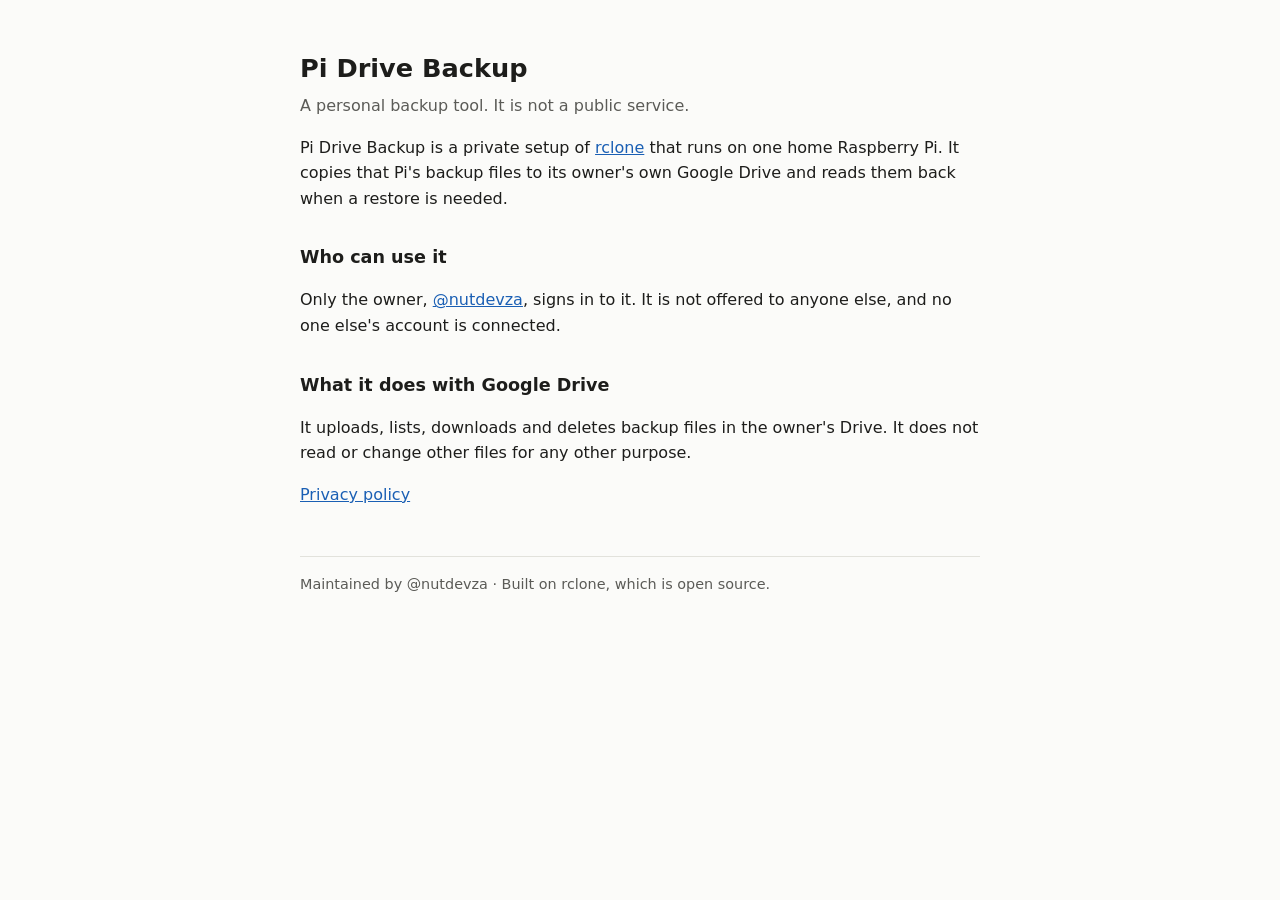
<file: index.html>
<!doctype html>
<html lang="en"><head><meta charset="utf-8"><meta name="viewport" content="width=device-width,initial-scale=1">
<title>Pi Drive Backup</title><link rel="stylesheet" href="style.css"></head>
<body><main>
<h1>Pi Drive Backup</h1>
<p class="sub">A personal backup tool. It is not a public service.</p>
<p>Pi Drive Backup is a private setup of <a href="https://rclone.org/">rclone</a> that runs on one home Raspberry Pi. It copies that Pi's backup files to its owner's own Google Drive and reads them back when a restore is needed.</p>
<h2>Who can use it</h2>
<p>Only the owner, <a href="https://github.com/nutdevza">@nutdevza</a>, signs in to it. It is not offered to anyone else, and no one else's account is connected.</p>
<h2>What it does with Google Drive</h2>
<p>It uploads, lists, downloads and deletes backup files in the owner's Drive. It does not read or change other files for any other purpose.</p>
<p><a href="privacy.html">Privacy policy</a></p>
<footer>Maintained by @nutdevza · Built on rclone, which is open source.</footer>
</main></body></html>
</file>
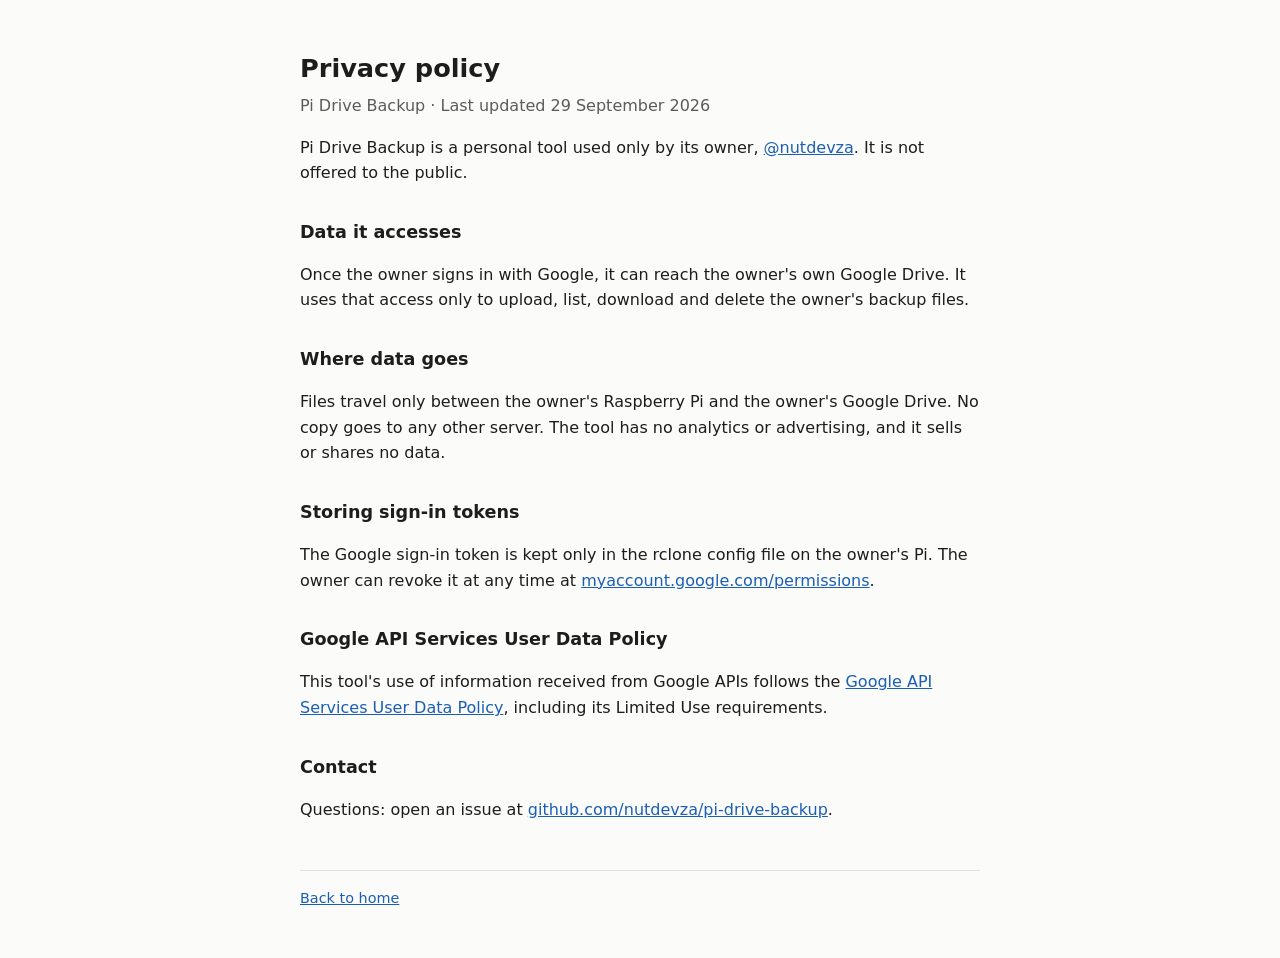
<file: privacy.html>
<!doctype html>
<html lang="en"><head><meta charset="utf-8"><meta name="viewport" content="width=device-width,initial-scale=1">
<title>Pi Drive Backup Privacy</title><link rel="stylesheet" href="style.css"></head>
<body><main>
<h1>Privacy policy</h1>
<p class="sub">Pi Drive Backup · Last updated 29 September 2026</p>
<p>Pi Drive Backup is a personal tool used only by its owner, <a href="https://github.com/nutdevza">@nutdevza</a>. It is not offered to the public.</p>
<h2>Data it accesses</h2>
<p>Once the owner signs in with Google, it can reach the owner's own Google Drive. It uses that access only to upload, list, download and delete the owner's backup files.</p>
<h2>Where data goes</h2>
<p>Files travel only between the owner's Raspberry Pi and the owner's Google Drive. No copy goes to any other server. The tool has no analytics or advertising, and it sells or shares no data.</p>
<h2>Storing sign-in tokens</h2>
<p>The Google sign-in token is kept only in the rclone config file on the owner's Pi. The owner can revoke it at any time at <a href="https://myaccount.google.com/permissions">myaccount.google.com/permissions</a>.</p>
<h2>Google API Services User Data Policy</h2>
<p>This tool's use of information received from Google APIs follows the <a href="https://developers.google.com/terms/api-services-user-data-policy">Google API Services User Data Policy</a>, including its Limited Use requirements.</p>
<h2>Contact</h2>
<p>Questions: open an issue at <a href="https://github.com/nutdevza/pi-drive-backup/issues">github.com/nutdevza/pi-drive-backup</a>.</p>
<footer><a href="index.html">Back to home</a></footer>
</main></body></html>
</file>
<file: style.css>
:root{--bg:#fbfbf9;--fg:#1d1d1b;--muted:#5b5b57;--line:#e2e2dc;--link:#1a5fb4}
@media (prefers-color-scheme:dark){:root{--bg:#161615;--fg:#ececea;--muted:#a3a39e;--line:#2e2e2b;--link:#8ab4f8}}
body{margin:0;background:var(--bg);color:var(--fg);font:16px/1.6 system-ui,-apple-system,"Segoe UI",sans-serif}
main{max-width:680px;margin:0 auto;padding:48px 16px}
h1{font-size:1.6rem;margin:0 0 .25rem}h2{font-size:1.1rem;margin-top:2rem}
p.sub{color:var(--muted);margin-top:0}a{color:var(--link)}
footer{margin-top:3rem;padding-top:1rem;border-top:1px solid var(--line);color:var(--muted);font-size:.9rem}
</file>
